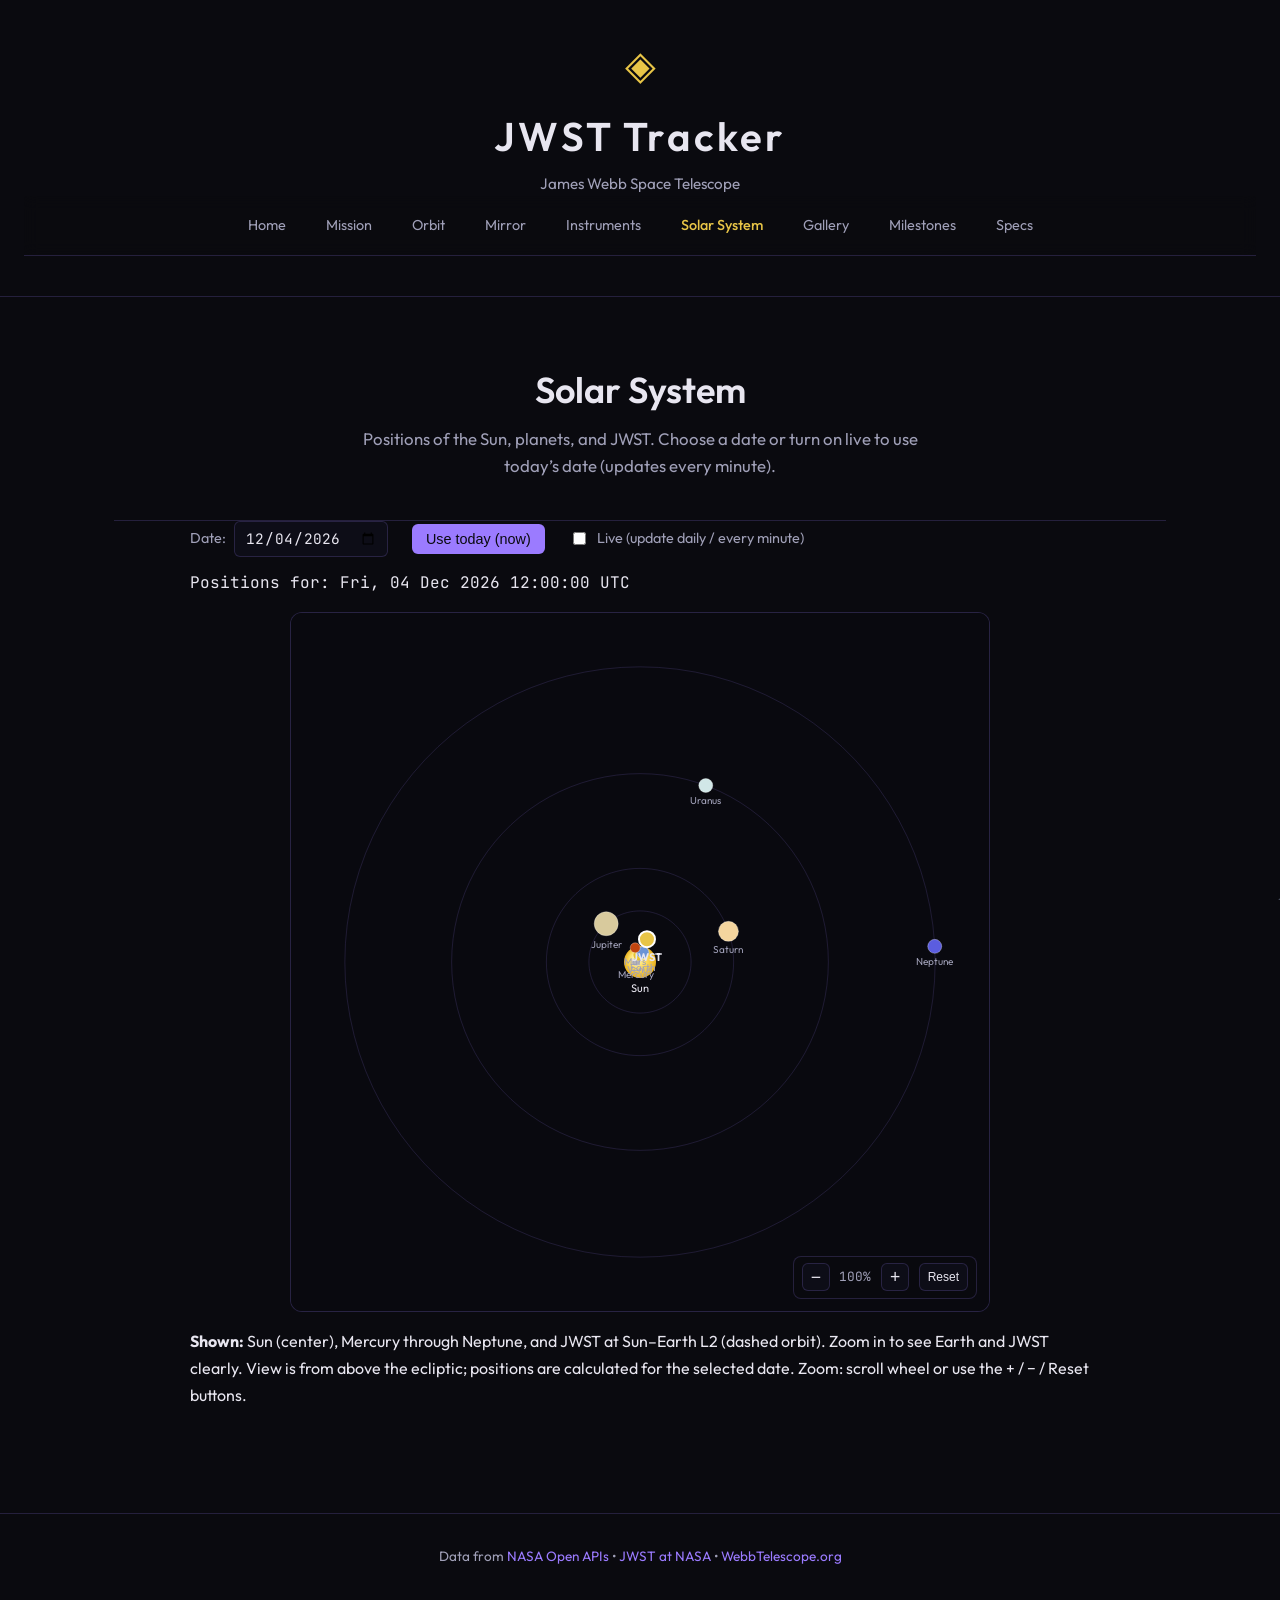
<file: solar-system.html>
<!DOCTYPE html>
<html lang="en">
<head>
  <meta charset="UTF-8">
  <meta name="viewport" content="width=device-width, initial-scale=1.0">
  <title>Solar System | JWST Tracker</title>
  <link rel="preconnect" href="https://fonts.googleapis.com">
  <link rel="preconnect" href="https://fonts.gstatic.com" crossorigin>
  <link href="https://fonts.googleapis.com/css2?family=Outfit:wght@300;400;500;600;700&family=JetBrains+Mono:wght@400;500&display=swap" rel="stylesheet">
  <link rel="stylesheet" href="styles.css">
</head>
<body>
  <div class="stars"></div>
  <div class="twinkling"></div>

  <header class="header">
    <div class="header-content">
      <div class="logo">
        <a href="index.html">
          <span class="logo-icon">◈</span>
          <h1>JWST Tracker</h1>
          <span class="subtitle">James Webb Space Telescope</span>
        </a>
      </div>
    </div>
    <nav class="nav-wrap">
      <div class="nav-inner">
        <a href="index.html">Home</a>
        <a href="mission.html">Mission</a>
        <a href="orbit.html">Orbit</a>
        <a href="mirror.html">Mirror</a>
        <a href="instruments.html">Instruments</a>
        <a href="solar-system.html" class="active">Solar System</a>
        <a href="gallery.html">Gallery</a>
        <a href="milestones.html">Milestones</a>
        <a href="technical-specs.html">Specs</a>
      </div>
    </nav>
  </header>

  <main class="main">
    <section class="page-hero">
      <h1>Solar System</h1>
      <p class="lead">Positions of the Sun, planets, and JWST. Choose a date or turn on live to use today’s date (updates every minute).</p>
    </section>

    <section class="detail-section solar-system-section">
      <div class="solar-system-controls">
        <label>
          <span>Date:</span>
          <input type="date" id="solar-date" />
        </label>
        <button type="button" id="solar-now">Use today (now)</button>
        <label class="solar-live">
          <input type="checkbox" id="solar-live" />
          <span>Live (update daily / every minute)</span>
        </label>
      </div>
      <p id="solar-time-label" class="solar-time-label">Positions for: —</p>
      <div class="solar-canvas-wrap">
        <div class="solar-zoom-controls">
          <button type="button" id="solar-zoom-out" title="Zoom out">−</button>
          <span id="solar-zoom-label">100%</span>
          <button type="button" id="solar-zoom-in" title="Zoom in">+</button>
          <button type="button" id="solar-zoom-reset" title="Reset zoom">Reset</button>
        </div>
        <canvas id="solar-canvas"></canvas>
      </div>
      <div class="solar-legend">
        <p><strong>Shown:</strong> Sun (center), Mercury through Neptune, and JWST at Sun–Earth L2 (dashed orbit). Zoom in to see Earth and JWST clearly. View is from above the ecliptic; positions are calculated for the selected date. Zoom: scroll wheel or use the + / − / Reset buttons.</p>
      </div>
    </section>
  </main>

  <footer class="footer">
    <p>Data from <a href="https://api.nasa.gov" target="_blank" rel="noopener">NASA Open APIs</a> • <a href="https://webb.nasa.gov" target="_blank" rel="noopener">JWST at NASA</a> • <a href="https://webbtelescope.org" target="_blank" rel="noopener">WebbTelescope.org</a></p>
  </footer>

  <script src="solar-system.js"></script>
  <script>
    (function () {
      var canvas = document.getElementById('solar-canvas');
      var dateInput = document.getElementById('solar-date');
      var timeLabel = document.getElementById('solar-time-label');
      var nowBtn = document.getElementById('solar-now');
      var liveCheckbox = document.getElementById('solar-live');

      // Set default to today
      var today = new Date();
      var y = today.getFullYear();
      var m = String(today.getMonth() + 1).padStart(2, '0');
      var d = String(today.getDate()).padStart(2, '0');
      dateInput.value = y + '-' + m + '-' + d;

      nowBtn.addEventListener('click', function () {
        var t = new Date();
        dateInput.value = t.getFullYear() + '-' + String(t.getMonth() + 1).padStart(2, '0') + '-' + String(t.getDate()).padStart(2, '0');
        dateInput.dispatchEvent(new Event('change'));
      });

      window.SolarSystemDiagram.init({
        canvas: canvas,
        dateInput: dateInput,
        timeLabel: timeLabel,
        useLiveCheckbox: liveCheckbox,
        zoomInBtn: document.getElementById('solar-zoom-in'),
        zoomOutBtn: document.getElementById('solar-zoom-out'),
        zoomResetBtn: document.getElementById('solar-zoom-reset'),
        zoomLabel: document.getElementById('solar-zoom-label')
      });
    })();
  </script>
</body>
</html>
</file>
<file: styles.css>
/* JWST Tracker - Cosmic Dark Theme */

:root {
  --bg-deep: #0a0a0f;
  --bg-card: rgba(15, 15, 25, 0.85);
  --bg-card-hover: rgba(25, 25, 45, 0.9);
  --border: rgba(120, 100, 200, 0.25);
  --accent: #9b7bff;
  --accent-dim: #7b5bd9;
  --gold: #e8c547;
  --gold-dim: #c4a835;
  --text: #e8e6f0;
  --text-muted: #a0a0b8;
  --glow: rgba(155, 123, 255, 0.4);
}

* {
  box-sizing: border-box;
}

html {
  scroll-behavior: smooth;
}

body {
  margin: 0;
  font-family: 'Outfit', -apple-system, BlinkMacSystemFont, sans-serif;
  background: var(--bg-deep);
  color: var(--text);
  min-height: 100vh;
  line-height: 1.6;
  overflow-x: hidden;
}

/* Animated starfield background */
.stars, .twinkling {
  position: fixed;
  top: 0;
  left: 0;
  right: 0;
  bottom: 0;
  pointer-events: none;
  z-index: 0;
}

.stars {
  background: radial-gradient(2px 2px at 20% 30%, white, transparent),
              radial-gradient(2px 2px at 40% 70%, rgba(255,255,255,0.8), transparent),
              radial-gradient(1px 1px at 90% 10%, white, transparent),
              radial-gradient(2px 2px at 50% 50%, rgba(200,220,255,0.5), transparent);
  background-size: 200% 200%;
}

.twinkling {
  background: transparent;
  animation: twinkle 8s ease-in-out infinite;
}

@keyframes twinkle {
  0%, 100% { opacity: 0.3; }
  50% { opacity: 0.7; }
}

/* Header */
.header {
  position: relative;
  z-index: 1;
  padding: 2rem 1.5rem 2.5rem;
  text-align: center;
  border-bottom: 1px solid var(--border);
}

.logo {
  display: flex;
  flex-direction: column;
  align-items: center;
  gap: 0.25rem;
}

.logo-icon {
  font-size: 2.5rem;
  color: var(--gold);
  margin-bottom: 0.25rem;
}

.header h1 {
  margin: 0;
  font-size: clamp(1.75rem, 5vw, 2.5rem);
  font-weight: 600;
  letter-spacing: 0.08em;
}

.subtitle {
  font-size: 0.95rem;
  color: var(--text-muted);
  font-weight: 400;
}

/* Main content */
.main {
  position: relative;
  z-index: 1;
  max-width: 1100px;
  margin: 0 auto;
  padding: 2rem 1.5rem 4rem;
}

.section {
  margin-bottom: 3.5rem;
}

.section-title {
  font-size: 1.35rem;
  font-weight: 600;
  margin: 0 0 1.25rem;
  color: var(--accent);
  letter-spacing: 0.04em;
}

.section-title a {
  color: var(--text-muted);
  font-weight: 400;
  text-decoration: none;
}
.section-title a:hover {
  color: var(--accent);
}

.section-desc {
  color: var(--text-muted);
  font-size: 0.9rem;
  margin: -0.5rem 0 1rem;
}

/* Stats grid */
.stats-grid {
  display: grid;
  grid-template-columns: repeat(auto-fit, minmax(200px, 1fr));
  gap: 1rem;
}

.stat-card {
  background: var(--bg-card);
  border: 1px solid var(--border);
  border-radius: 12px;
  padding: 1.5rem;
  text-align: center;
  transition: transform 0.2s, border-color 0.2s, background 0.2s;
}

.stat-card:hover {
  transform: translateY(-2px);
  border-color: rgba(155, 123, 255, 0.4);
  background: var(--bg-card-hover);
}

.stat-icon {
  font-size: 1.75rem;
  margin-bottom: 0.5rem;
}

.stat-value {
  font-family: 'JetBrains Mono', monospace;
  font-size: 1.5rem;
  font-weight: 500;
  color: var(--gold);
}

.stat-label {
  font-size: 0.8rem;
  color: var(--text-muted);
  margin-top: 0.35rem;
}

/* Instruments */
.instruments-grid {
  display: grid;
  grid-template-columns: repeat(auto-fit, minmax(240px, 1fr));
  gap: 1rem;
}

.instrument-card {
  background: var(--bg-card);
  border: 1px solid var(--border);
  border-radius: 12px;
  padding: 1.25rem;
  transition: border-color 0.2s, background 0.2s;
}

.instrument-card:hover {
  border-color: rgba(155, 123, 255, 0.35);
  background: var(--bg-card-hover);
}

.instrument-card h3 {
  margin: 0 0 0.4rem;
  font-size: 1.1rem;
  color: var(--accent);
}

.instrument-card p {
  margin: 0;
  font-size: 0.88rem;
  color: var(--text-muted);
}

/* APOD section */
.apod-container {
  background: var(--bg-card);
  border: 1px solid var(--border);
  border-radius: 14px;
  overflow: hidden;
}

.apod-loading, .apod-error {
  padding: 3rem 2rem;
  text-align: center;
  color: var(--text-muted);
}

.apod-error code {
  background: rgba(0,0,0,0.3);
  padding: 0.2em 0.5em;
  border-radius: 4px;
  font-family: 'JetBrains Mono', monospace;
  font-size: 0.85em;
}

.apod-content {
  display: grid;
  grid-template-columns: 1fr 1fr;
  gap: 0;
}

@media (max-width: 700px) {
  .apod-content {
    grid-template-columns: 1fr;
  }
}

.apod-image-wrap {
  position: relative;
  aspect-ratio: 4/3;
  overflow: hidden;
}

.apod-image-wrap img {
  width: 100%;
  height: 100%;
  object-fit: cover;
  display: block;
}

.apod-badge {
  position: absolute;
  bottom: 0.75rem;
  left: 0.75rem;
  background: rgba(0,0,0,0.7);
  padding: 0.35rem 0.75rem;
  border-radius: 6px;
  font-size: 0.8rem;
  font-family: 'JetBrains Mono', monospace;
  color: var(--gold);
}

.apod-info {
  padding: 1.5rem;
  display: flex;
  flex-direction: column;
  justify-content: center;
}

.apod-info h3 {
  margin: 0 0 0.75rem;
  font-size: 1.2rem;
  font-weight: 600;
}

.apod-info p {
  margin: 0 0 1rem;
  font-size: 0.9rem;
  color: var(--text-muted);
  flex: 1;
  overflow-y: auto;
  max-height: 160px;
}

.apod-link {
  color: var(--accent);
  text-decoration: none;
  font-size: 0.9rem;
  font-weight: 500;
  transition: color 0.2s;
}

.apod-link:hover {
  color: var(--gold);
}

/* Timeline */
.timeline {
  display: flex;
  flex-direction: column;
  gap: 0;
}

.timeline-item {
  display: grid;
  grid-template-columns: 140px 1fr;
  gap: 1.5rem;
  padding: 1rem 0;
  border-bottom: 1px solid var(--border);
  align-items: center;
}

.timeline-item:last-child {
  border-bottom: none;
}

.timeline-date {
  font-family: 'JetBrains Mono', monospace;
  font-size: 0.85rem;
  color: var(--gold);
}

.timeline-event {
  font-size: 0.95rem;
  color: var(--text);
}

/* Specs table */
.specs-table-wrap {
  overflow-x: auto;
  border-radius: 12px;
  border: 1px solid var(--border);
  background: var(--bg-card);
}

.specs-table {
  width: 100%;
  border-collapse: collapse;
}

.specs-table td {
  padding: 0.9rem 1.25rem;
  border-bottom: 1px solid var(--border);
  font-size: 0.95rem;
}

.specs-table tr:last-child td {
  border-bottom: none;
}

.specs-table td:first-child {
  color: var(--accent);
  font-weight: 500;
  white-space: nowrap;
  width: 1%;
}

.specs-table td:last-child {
  color: var(--text-muted);
}

/* Footer */
.footer {
  position: relative;
  z-index: 1;
  text-align: center;
  padding: 2rem 1.5rem;
  border-top: 1px solid var(--border);
}

.footer p {
  margin: 0;
  font-size: 0.85rem;
  color: var(--text-muted);
}

.footer a {
  color: var(--accent);
  text-decoration: none;
}

.footer a:hover {
  color: var(--gold);
}

/* ========== Navigation ========== */
.nav-wrap {
  position: relative;
  z-index: 1;
  border-bottom: 1px solid var(--border);
  background: rgba(10, 10, 15, 0.9);
  backdrop-filter: blur(8px);
}

.nav-inner {
  max-width: 1100px;
  margin: 0 auto;
  padding: 0.75rem 1.5rem;
  display: flex;
  flex-wrap: wrap;
  align-items: center;
  justify-content: center;
  gap: 0.5rem 1.5rem;
}

.nav-inner a {
  color: var(--text-muted);
  text-decoration: none;
  font-size: 0.9rem;
  padding: 0.35rem 0.5rem;
  border-radius: 6px;
  transition: color 0.2s, background 0.2s;
}

.nav-inner a:hover {
  color: var(--accent);
  background: rgba(155, 123, 255, 0.1);
}

.nav-inner a.active {
  color: var(--gold);
  font-weight: 500;
}

.header .header-content {
  display: flex;
  flex-direction: column;
  align-items: center;
  gap: 1rem;
}

.header .logo a {
  text-decoration: none;
  color: inherit;
  display: flex;
  flex-direction: column;
  align-items: center;
  gap: 0.25rem;
}

/* ========== Detail pages ========== */
.page-hero {
  text-align: center;
  padding: 2rem 1.5rem 2.5rem;
  border-bottom: 1px solid var(--border);
}

.page-hero h1 {
  margin: 0 0 0.5rem;
  font-size: clamp(1.75rem, 4vw, 2.25rem);
  font-weight: 600;
  color: var(--text);
}

.page-hero .lead {
  margin: 0;
  font-size: 1.05rem;
  color: var(--text-muted);
  max-width: 600px;
  margin-left: auto;
  margin-right: auto;
}

.detail-section {
  margin-bottom: 2.5rem;
}

.detail-section h2 {
  font-size: 1.25rem;
  color: var(--accent);
  margin: 0 0 1rem;
  letter-spacing: 0.03em;
}

.detail-section p {
  margin: 0 0 1rem;
  color: var(--text);
  font-size: 1rem;
  line-height: 1.7;
}

.detail-section p:last-child {
  margin-bottom: 0;
}

.media-grid {
  display: grid;
  grid-template-columns: repeat(auto-fill, minmax(280px, 1fr));
  gap: 1.25rem;
  margin: 1.5rem 0;
}

.media-grid img {
  width: 100%;
  height: 220px;
  object-fit: cover;
  border-radius: 10px;
  border: 1px solid var(--border);
  display: block;
}

.media-grid .caption {
  font-size: 0.85rem;
  color: var(--text-muted);
  margin-top: 0.5rem;
  padding: 0 0.25rem;
}

.media-single {
  margin: 1.5rem 0;
  border-radius: 12px;
  overflow: hidden;
  border: 1px solid var(--border);
}

.media-single img {
  width: 100%;
  height: auto;
  display: block;
}

.media-single .caption {
  padding: 0.75rem 1rem;
  background: var(--bg-card);
  font-size: 0.9rem;
  color: var(--text-muted);
}

.card-links {
  display: grid;
  grid-template-columns: repeat(auto-fit, minmax(200px, 1fr));
  gap: 1rem;
  margin-top: 1.5rem;
}

.card-links a {
  display: block;
  padding: 1rem 1.25rem;
  background: var(--bg-card);
  border: 1px solid var(--border);
  border-radius: 10px;
  color: var(--accent);
  text-decoration: none;
  font-weight: 500;
  transition: border-color 0.2s, background 0.2s;
}

.card-links a:hover {
  border-color: var(--accent);
  background: var(--bg-card-hover);
}

/* ========== Solar System diagram ========== */
.solar-system-section {
  max-width: 900px;
  margin-left: auto;
  margin-right: auto;
}

.solar-system-controls {
  display: flex;
  flex-wrap: wrap;
  align-items: center;
  gap: 1rem 1.5rem;
  margin-bottom: 0.75rem;
}

.solar-system-controls label {
  display: flex;
  align-items: center;
  gap: 0.5rem;
  color: var(--text-muted);
  font-size: 0.9rem;
}

.solar-system-controls input[type="date"] {
  background: var(--bg-card);
  border: 1px solid var(--border);
  border-radius: 6px;
  color: var(--text);
  padding: 0.4rem 0.6rem;
  font-family: 'JetBrains Mono', monospace;
  font-size: 0.9rem;
}

.solar-system-controls button {
  background: var(--accent);
  color: var(--bg-deep);
  border: none;
  border-radius: 6px;
  padding: 0.45rem 0.9rem;
  font-size: 0.9rem;
  font-weight: 500;
  cursor: pointer;
  transition: background 0.2s, color 0.2s;
}

.solar-system-controls button:hover {
  background: var(--gold);
  color: var(--bg-deep);
}

.solar-live {
  display: flex;
  align-items: center;
  gap: 0.4rem;
}

.solar-live input[type="checkbox"] {
  accent-color: var(--accent);
}

.solar-time-label {
  font-size: 0.85rem;
  color: var(--text-muted);
  margin: 0 0 0.5rem;
  font-family: 'JetBrains Mono', monospace;
}

.solar-canvas-wrap {
  width: 100%;
  max-width: 700px;
  aspect-ratio: 1;
  margin: 0 auto 1rem;
  border-radius: 12px;
  overflow: hidden;
  border: 1px solid var(--border);
  background: var(--bg-card);
  position: relative;
}

.solar-zoom-controls {
  position: absolute;
  bottom: 12px;
  right: 12px;
  z-index: 2;
  display: flex;
  align-items: center;
  gap: 0.35rem;
  background: rgba(10, 10, 15, 0.85);
  padding: 0.4rem 0.5rem;
  border-radius: 8px;
  border: 1px solid var(--border);
}

.solar-zoom-controls button {
  width: 28px;
  height: 28px;
  border: 1px solid var(--border);
  border-radius: 6px;
  background: var(--bg-card);
  color: var(--text);
  font-size: 1.1rem;
  line-height: 1;
  cursor: pointer;
  display: flex;
  align-items: center;
  justify-content: center;
  transition: background 0.2s, border-color 0.2s;
}

.solar-zoom-controls button:hover {
  background: var(--accent);
  border-color: var(--accent);
  color: var(--bg-deep);
}

.solar-zoom-controls span {
  font-size: 0.8rem;
  font-family: 'JetBrains Mono', monospace;
  color: var(--text-muted);
  min-width: 2.5rem;
  text-align: center;
}

.solar-zoom-controls #solar-zoom-reset {
  width: auto;
  padding: 0 0.5rem;
  font-size: 0.75rem;
  margin-left: 0.25rem;
}

.solar-canvas-wrap canvas {
  display: block;
  width: 100%;
  height: 100%;
}

.solar-legend {
  font-size: 0.9rem;
  color: var(--text-muted);
}

.solar-legend p {
  margin: 0;
}

/* Stat cards as links on index */
.stat-card a,
.instrument-card a {
  text-decoration: none;
  color: inherit;
  display: block;
}
</file>
